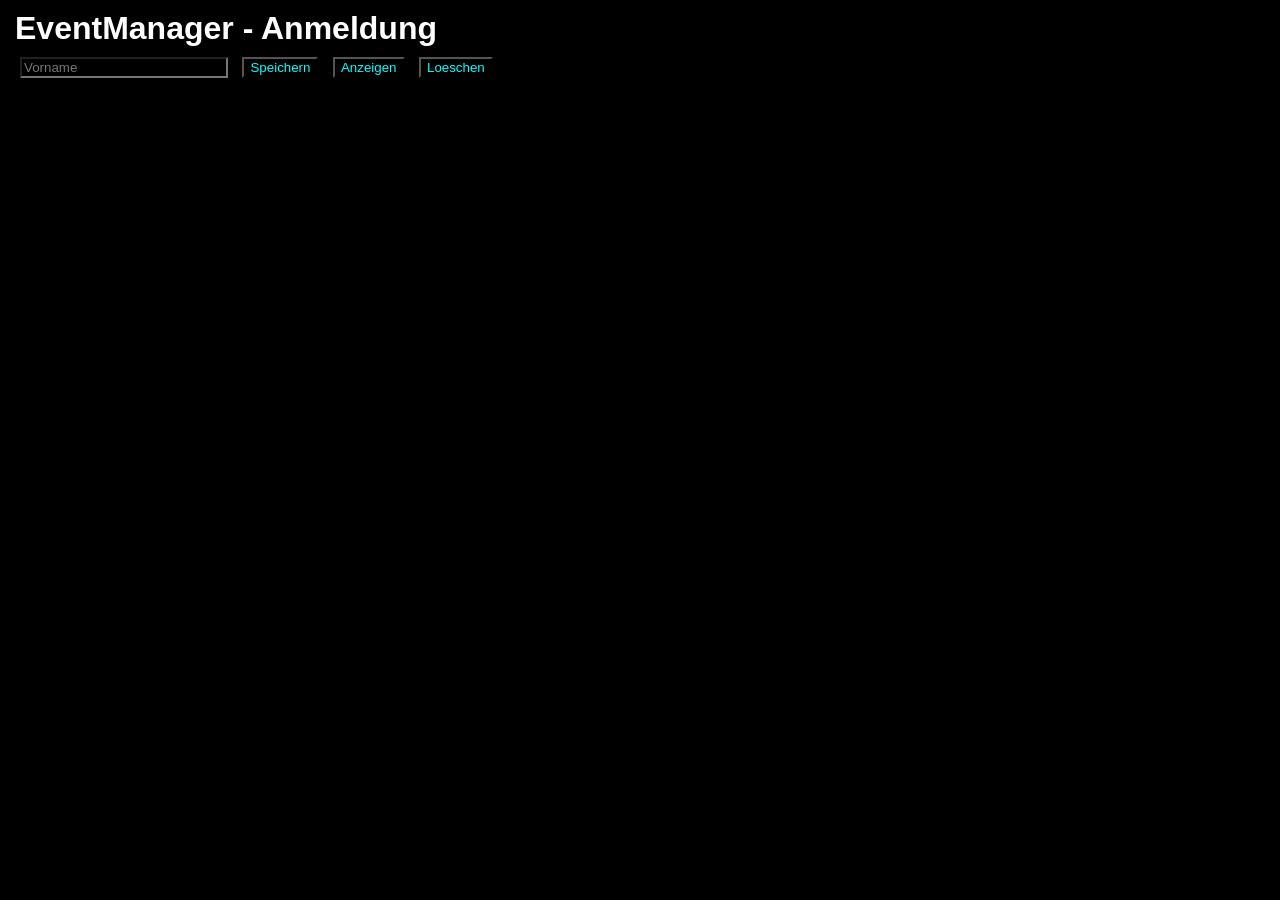
<file: Anmeldung/index.html>
<!DOCTYPE html>
<html lang="de">
<head>
    <meta charset="UTF-8">
    <meta name="viewport" content="width=device-width, initial-scale=1.0">
    <link rel="stylesheet" href="style.css">
    <link rel="icon" href="pics/icon.png">
    <title>Search</title>
</head>
<body>
    <h1>EventManager - Anmeldung</h1>
    <div>
        <input class="input" id="vorname" type="text" placeholder="Vorname">
        <button class="button" type="button" onclick="speichern()">Speichern</button>
        <button class="button" type="button" onclick="laden()">Anzeigen</button>
        <button class="button" type="button" onclick="loeschen()">Loeschen</button>
        <p id="output" class="output"></p>
    </div>

    <script src="script.js"></script>
</body>
</html>
</file>
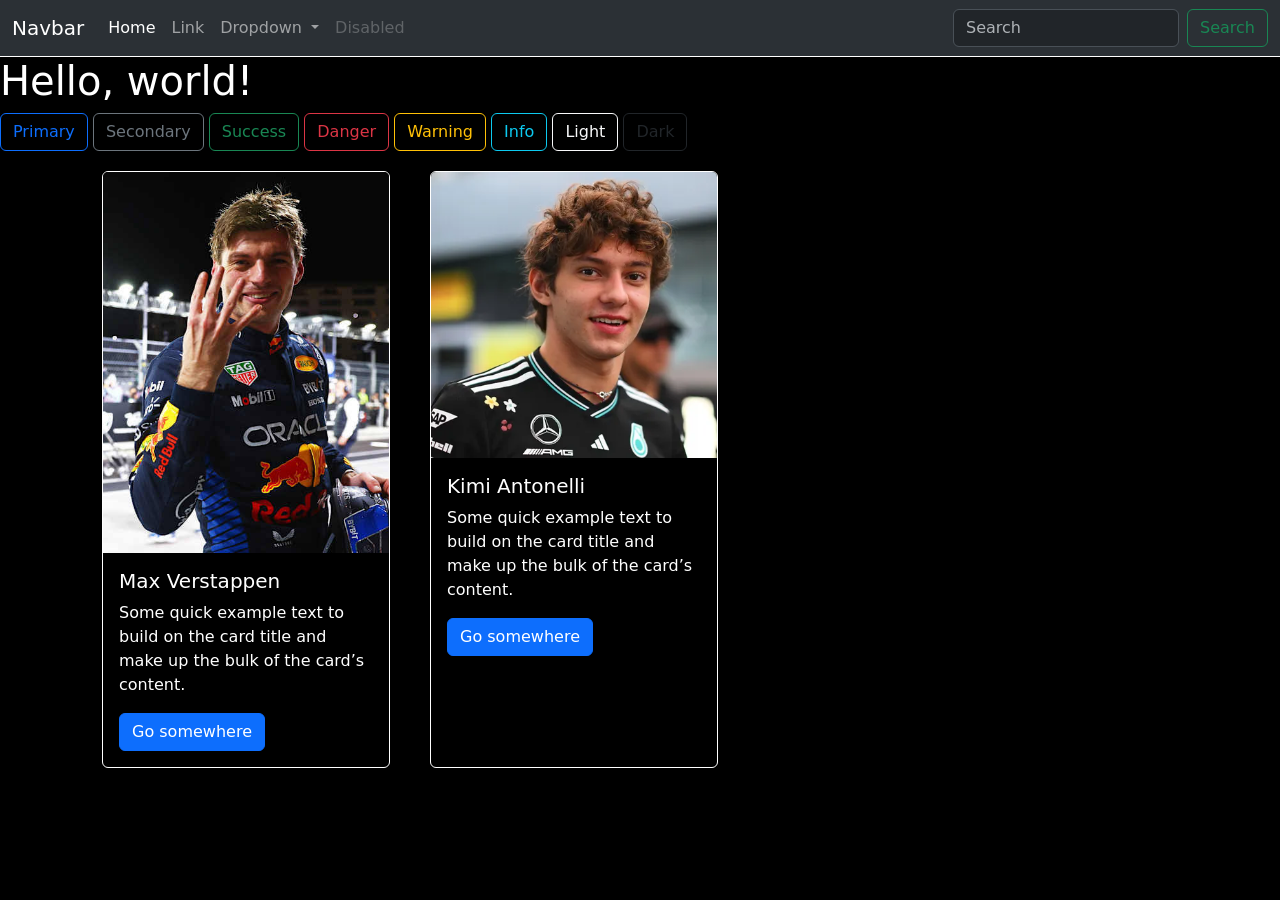
<file: Einfürhrung/index.html>
<!doctype html>
<html lang="de">
    <head>
        <meta charset="utf-8">
        <meta name="viewport" content="width=device-width, initial-scale=1">
        <title>Bootstrap demo</title>
        <link rel="icon" href="image/f1-2018.webp">
        <link href="https://cdn.jsdelivr.net/npm/bootstrap@5.3.8/dist/css/bootstrap.min.css" rel="stylesheet" integrity="sha384-sRIl4kxILFvY47J16cr9ZwB07vP4J8+LH7qKQnuqkuIAvNWLzeN8tE5YBujZqJLB" crossorigin="anonymous">
        <link rel="stylesheet" href="style.css">
    </head>
    <body>
        <nav data-bs-theme="dark" class="navbar navbar-expand-lg bg-body-tertiary">
            <div class="container-fluid">
                <a class="navbar-brand" href="#">Navbar</a>
                <button class="navbar-toggler" type="button" data-bs-toggle="collapse" data-bs-target="#navbarSupportedContent" aria-controls="navbarSupportedContent" aria-expanded="false" aria-label="Toggle navigation">
                <span class="navbar-toggler-icon"></span>
                </button>
                <div class="collapse navbar-collapse" id="navbarSupportedContent">
                <ul class="navbar-nav me-auto mb-2 mb-lg-0">
                    <li class="nav-item">
                        <a class="nav-link active" aria-current="page" href="#">Home</a>
                    </li>
                    <li class="nav-item">
                        <a class="nav-link" href="#">Link</a>
                    </li>
                    <li class="nav-item dropdown">
                        <a class="nav-link dropdown-toggle" href="#" role="button" data-bs-toggle="dropdown" aria-expanded="false">
                            Dropdown
                        </a>
                        <ul class="dropdown-menu">
                            <li><a class="dropdown-item" href="#">Action</a></li>
                            <li><a class="dropdown-item" href="#">Another action</a></li>
                            <li><hr class="dropdown-divider"></li>
                            <li><a class="dropdown-item" href="#">Something else here</a></li>
                        </ul>
                    </li>
                    <li class="nav-item">
                        <a class="nav-link disabled" aria-disabled="true">Disabled</a>
                    </li>
                </ul>
                <form class="d-flex" role="search">
                    <input class="form-control me-2" type="search" placeholder="Search" aria-label="Search"/>
                    <button class="btn btn-outline-success" type="submit">Search</button>
                </form>
                </div>
            </div>
        </nav>

        <h1>Hello, world!</h1>
        <button type="button" class="btn btn-outline-primary" onclick="change_color_theme('default')">Primary</button>
        <button type="button" class="btn btn-outline-secondary" onclick="change_color_theme('gray')">Secondary</button>
        <button type="button" class="btn btn-outline-success" onclick="change_color_theme('green')">Success</button>
        <button type="button" class="btn btn-outline-danger" onclick="change_color_theme('red')">Danger</button>
        <button type="button" class="btn btn-outline-warning" onclick="change_color_theme('yellow')">Warning</button>
        <button type="button" class="btn btn-outline-info" onclick="change_color_theme('blue')">Info</button>
        <button type="button" class="btn btn-outline-light" onclick="set_backgroundColor_light()">Light</button>
        <button type="button" class="btn btn-outline-dark" onclick="set_backgroundColor_dark()">Dark</button>

        <div class="container">
            <div class="card" style="width: 18rem;">
                <div class = "picture">
                    <img src="image/max_verstappen.jpg" class="card-img-top" alt="...">
                </div>
                <div class="card-body">
                    <h5 class="card-title">Max Verstappen</h5>
                    <p class="card-text">Some quick example text to build on the card title and make up the bulk of the card’s content.</p>
                    <a href="#" class="btn btn-primary">Go somewhere</a>
                </div>
            </div>

            <div class="card" style="width: 18rem;">
                <div class = "picture">
                    <img src="image/kimi.webp" class="card-img-top" alt="...">
                </div>
                <div class="card-body">
                    <h5 class="card-title">Kimi Antonelli</h5>
                    <p class="card-text">Some quick example text to build on the card title and make up the bulk of the card’s content.</p>
                    <a href="#" class="btn btn-primary">Go somewhere</a>
                </div>
            </div>
        </div>
        <script src="https://cdn.jsdelivr.net/npm/bootstrap@5.3.8/dist/js/bootstrap.bundle.min.js" integrity="sha384-FKyoEForCGlyvwx9Hj09JcYn3nv7wiPVlz7YYwJrWVcXK/BmnVDxM+D2scQbITxI" crossorigin="anonymous"></script>
        <script src="script.js"></script>
    </body>
</html>
</file>
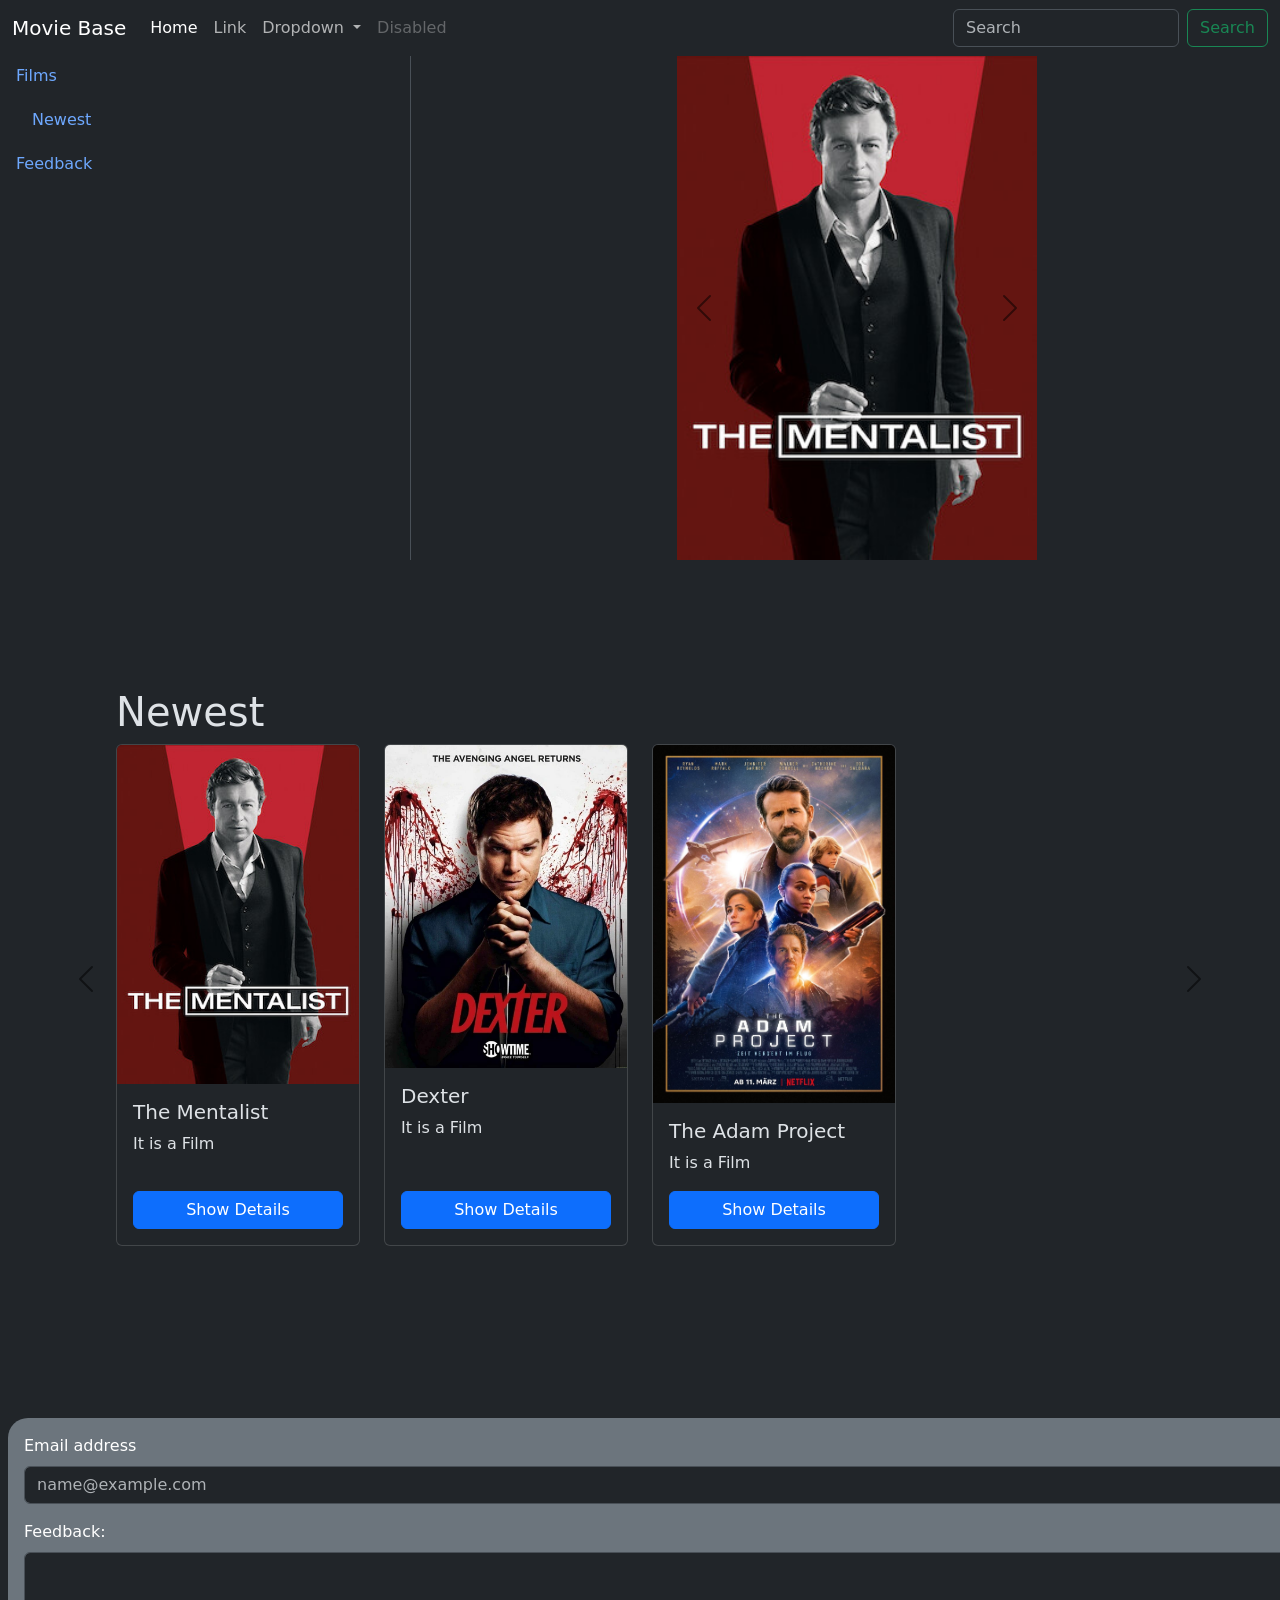
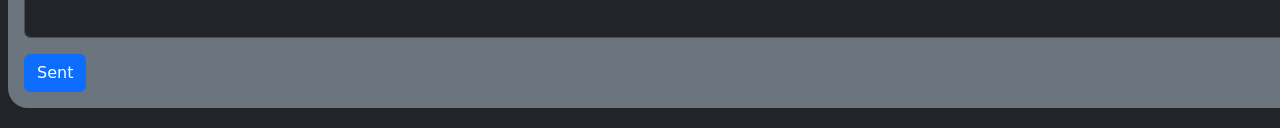
<file: MovieBase/index.html>
<!doctype html>
<html lang="en">
  <head>
    <meta charset="utf-8">
    <meta name="viewport" content="width=device-width, initial-scale=1">
    <title>Movie Base</title>
    <link href="https://cdn.jsdelivr.net/npm/bootstrap@5.3.8/dist/css/bootstrap.min.css" rel="stylesheet" integrity="sha384-sRIl4kxILFvY47J16cr9ZwB07vP4J8+LH7qKQnuqkuIAvNWLzeN8tE5YBujZqJLB" crossorigin="anonymous">
    <link href="style.css" rel="stylesheet">
    <link rel="icon" href="pics/movie-icon.png">
  </head>
  <body data-bs-theme="dark">
    <nav class="navbar navbar-expand-lg">
      <div class="container-fluid">
        <a class="navbar-brand" href="#">Movie Base</a>
        <button class="navbar-toggler" type="button" data-bs-toggle="collapse" data-bs-target="#navbarSupportedContent" aria-controls="navbarSupportedContent" aria-expanded="false" aria-label="Toggle navigation">
          <span class="navbar-toggler-icon"></span>
        </button>
        <div class="collapse navbar-collapse" id="navbarSupportedContent">
          <ul class="navbar-nav me-auto mb-2 mb-lg-0">
            <li class="nav-item">
              <a class="nav-link active" aria-current="page" href="#">Home</a>
            </li>
            <li class="nav-item">
              <a class="nav-link" href="#">Link</a>
            </li>
            <li class="nav-item dropdown">
              <a class="nav-link dropdown-toggle" href="#" role="button" data-bs-toggle="dropdown" aria-expanded="false">
                Dropdown
              </a>
              <ul class="dropdown-menu">
                <li><a class="dropdown-item" href="#">Action</a></li>
                <li><a class="dropdown-item" href="#">Another action</a></li>
                <li><hr class="dropdown-divider"></li>
                <li><a class="dropdown-item" href="#">Something else here</a></li>
              </ul>
            </li>
            <li class="nav-item">
              <a class="nav-link disabled" aria-disabled="true">Disabled</a>
            </li>
          </ul>
          <form class="d-flex" role="search">
            <input class="form-control me-2" type="search" placeholder="Search" aria-label="Search"/>
            <button class="btn btn-outline-success" type="submit">Search</button>
          </form>
        </div>
      </div>
    </nav> 

    <div class="row">
      <div class="col-4">
        <nav id="navbar-example3" class="h-100 flex-column align-items-stretch pe-4 border-end">
          <nav class="nav nav-pills flex-column">
            <a class="nav-link" href="#carouselExample">Films</a>
            <nav class="nav nav-pills flex-column">
              <a class="nav-link ms-3 my-1" href="#carouselExample">Newest</a>
            </nav>
            <a class="nav-link" href="#Feedback">Feedback</a>
            </nav>
          </nav>
        </nav>
      </div>

      <!--
      <div class="col-8">
        <div data-bs-spy="scroll" data-bs-target="#navbar-example3" data-bs-smooth-scroll="true" class="scrollspy-example-2" tabindex="0">
          <div id="item-1">
            <h4>Item 1</h4>
            <p>...</p>
          </div>
          <div id="item-1-1">
            <h5>Item 1-1</h5>
            <p>...</p>
          </div>
          <div id="item-1-2">
            <h5>Item 1-2</h5>
            <p>...</p>
          </div>
          <div id="item-2">
            <h4>Item 2</h4>
            <p>...</p>
          </div>
          <div id="item-3">
            <h4>Item 3</h4>
            <p>...</p>
          </div>
          <div id="item-3-1">
            <h5>Item 3-1</h5>
            <p>...</p>
          </div>
          <div id="item-3-2">
            <h5>Item 3-2</h5>
            <p>...</p>
          </div>
        </div>
      </div>
    </div>
-->
    <div class="carousel-container">
      <div id="carouselExampleAutoplaying" class="carousel slide" data-bs-ride="carousel">
        <div class="carousel-inner">
          <div class="carousel-item active">
            <img src="pics/mentalist.jpg" class="d-block w-100" alt="The Mentalist">
          </div>
          <div class="carousel-item">
            <img src="pics/dexter.png" class="d-block w-100" alt="Dexter">
          </div>
          <div class="carousel-item">
            <img src="pics/adam.jpg" class="d-block w-100" alt="The Adam Project">
          </div>
        </div>
        <button class="carousel-control-prev" type="button" data-bs-target="#carouselExampleAutoplaying" data-bs-slide="prev">
          <span class="carousel-control-prev-icon" aria-hidden="true"></span>
          <span class="visually-hidden">Previous</span>
        </button>
        <button class="carousel-control-next" type="button" data-bs-target="#carouselExampleAutoplaying" data-bs-slide="next">
          <span class="carousel-control-next-icon" aria-hidden="true"></span>
          <span class="visually-hidden">Next</span>
        </button>
      </div>
    </div>

    <div id="carouselExample" class="carousel slide film-carousel newest">
      <h1>Newest</h1>
      <div class="carousel-inner">
        <div class="carousel-item active">
          <div class="row" id="movie-cards">
          </div>
        </div>
      </div>
      <button class="carousel-control-prev" type="button" data-bs-target="#carouselExample" data-bs-slide="prev">
        <span class="carousel-control-prev-icon" aria-hidden="true"></span>
        <span class="visually-hidden">Previous</span>
      </button>
      <button class="carousel-control-next" type="button" data-bs-target="#carouselExample" data-bs-slide="next">
        <span class="carousel-control-next-icon" aria-hidden="true"></span>
        <span class="visually-hidden">Next</span>
      </button>
    </div>

    <div id="Feedback" class="footer text-bg-secondary p-3">
      <div class="mb-3">
        <label for="exampleFormControlInput1" class="form-label">Email address</label>
        <input type="email" class="form-control" id="exampleFormControlInput1" placeholder="name@example.com">
      </div>
      <div class="mb-3">
        <label for="exampleFormControlTextarea1" class="form-label">Feedback:</label>
        <textarea class="form-control" id="exampleFormControlTextarea1" rows="3"></textarea>
      </div>
      <button type="button" class="btn btn-primary">Sent</button>
    </div>

    <script src="https://cdn.jsdelivr.net/npm/bootstrap@5.3.8/dist/js/bootstrap.bundle.min.js" integrity="sha384-FKyoEForCGlyvwx9Hj09JcYn3nv7wiPVlz7YYwJrWVcXK/BmnVDxM+D2scQbITxI" crossorigin="anonymous"></script>
    <script src="script.js"></script>
  </body>
</html>
</file>
<file: Anmeldung/style.css>
*{
    margin: 5px;
    font-family:Arial, Helvetica, sans-serif;
    background-color: black;
    color: white;
}

#vorname{
    width: 200px;
}
 
.button{
    color: aqua;
}

.input{
    color: red;
}

.output{
    color: green;
}
</file>
<file: Einfürhrung/style.css>
body{
    background-color: black;
}

.card{
    margin: 20px;
    background-color: black;
    border: 1px solid white;
    color: white;
}

.navbar{
    background-color: black;
    border-bottom: 1px solid white;
}

h1{
    color: white;
}

.container{
    display: flex;
    justify-content: left;
}
</file>
<file: MovieBase/style.css>
.carousel-container {
  width: 100%;
  max-width: 30vw;
  margin: 0 auto;
}

.footer{
  margin: 20px;
  border-radius: 20px;
}

.film-carousel{
  padding: 10vw;
}
</file>
